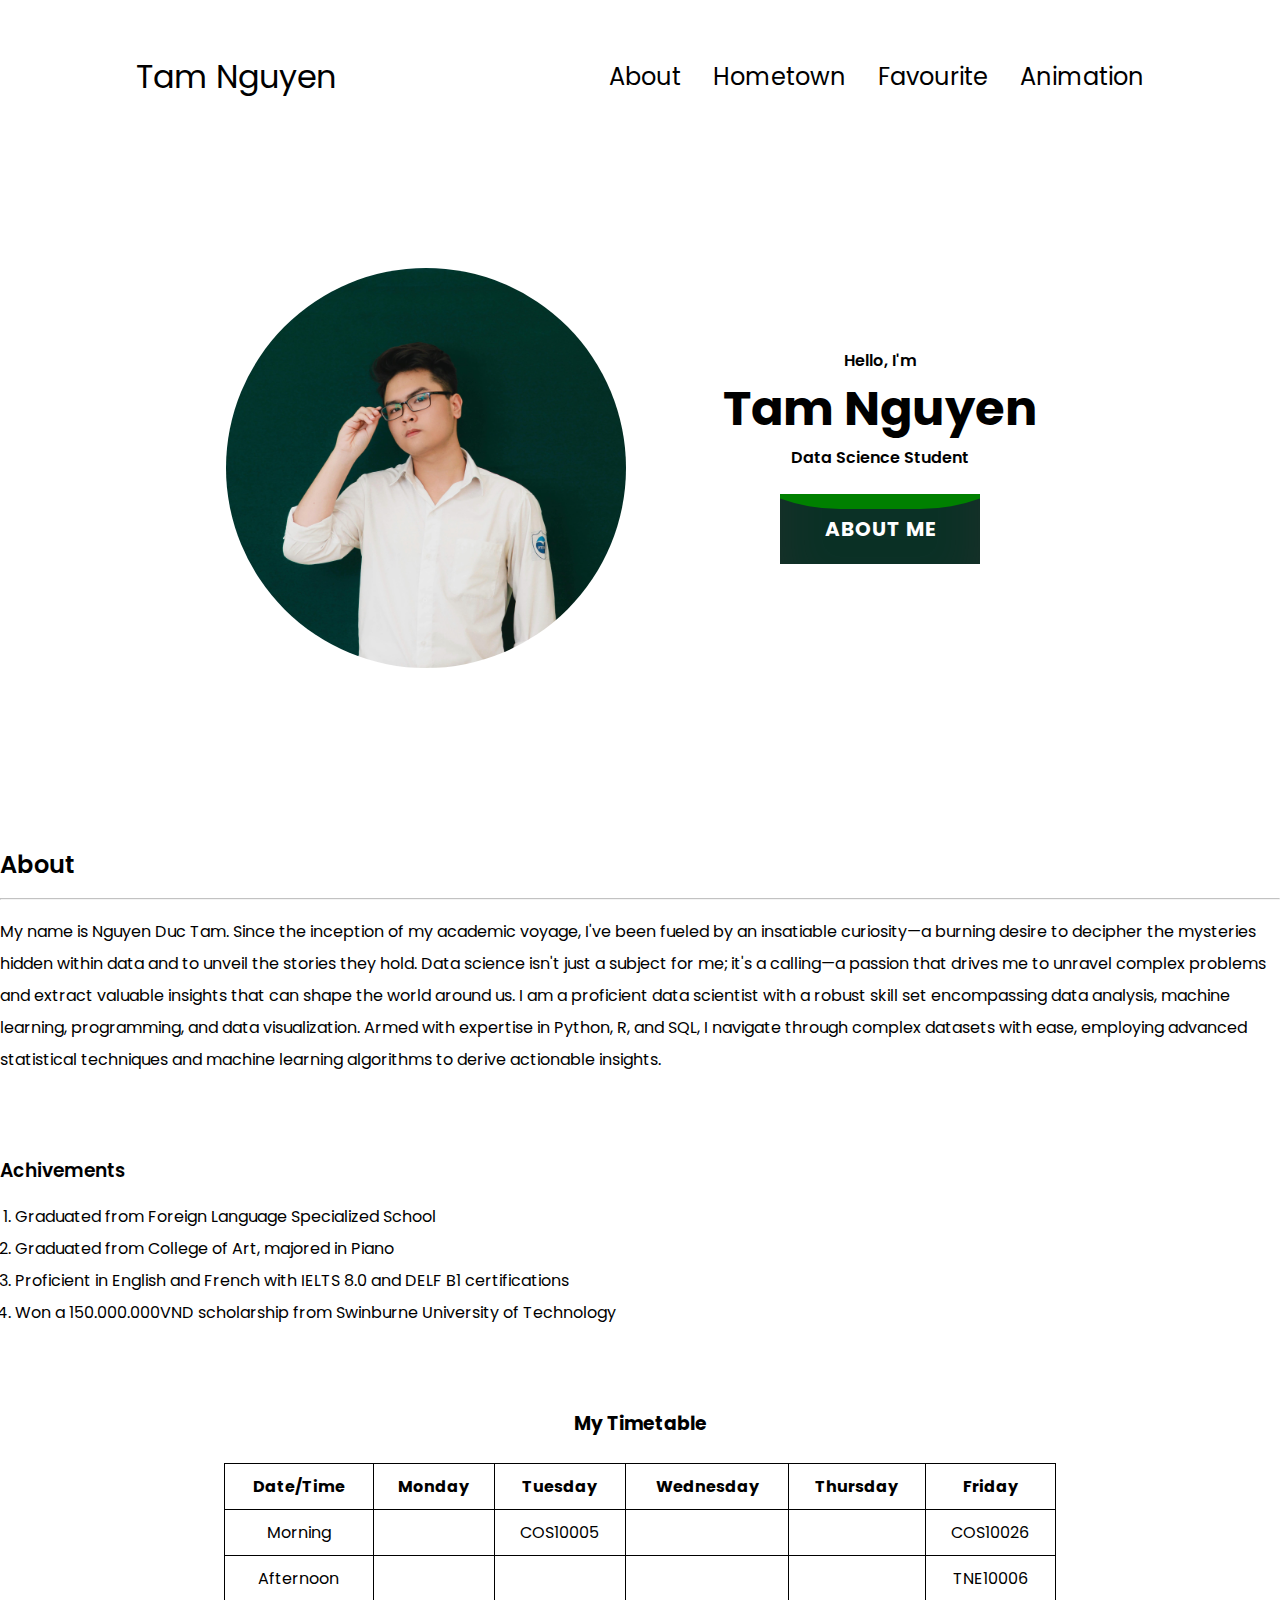
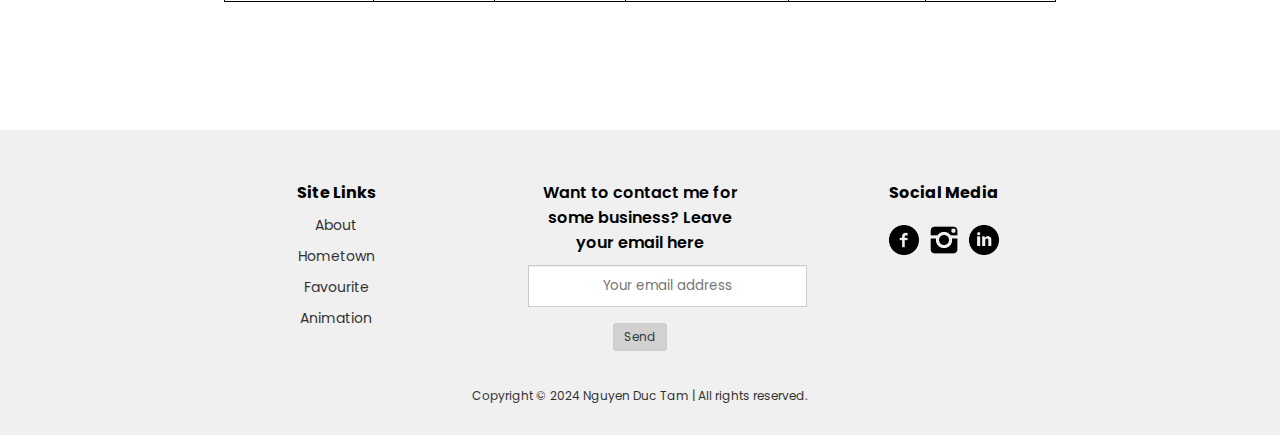
<file: wd_assign1/about.html>
<!DOCTYPE html>
<html lang="en">
<head>
    <meta charset="UTF-8">
    <meta name="viewport" content="width=device-width, initial-scale=1.0">
    <!-- Keywords and description for SEO -->
    <meta name="keywords" content="data science, data analysis, student, swinburne">
    <meta name="description" content="Welcome to Tam Nguyen's data science portfolio. Explore Tam's expertise in data analysis, machine learning, and predictive modeling. With a proven track record of leveraging data-driven insights to drive business decisions and solve complex problems, Tam's portfolio showcases a range of projects demonstrating his analytical skills and proficiency in programming languages such as Python, R, and SQL. Contact Tam today to learn how he can help you unlock the power of your data.">
    <title>About</title>
    <!-- Link to CSS file -->
    <link rel="stylesheet" href="style/desktop.css">
    <link rel="stylesheet" href="style/mobile.css">
    <!-- Link to external font -->
    <link rel="preconnect" href="https://fonts.googleapis.com">
<link rel="preconnect" href="https://fonts.gstatic.com" crossorigin>
<link href="https://fonts.googleapis.com/css2?family=Poppins:ital,wght@0,100;0,200;0,300;0,400;0,500;0,600;0,700;0,800;0,900;1,100;1,200;1,300;1,400;1,500;1,600;1,700;1,800;1,900&display=swap" rel="stylesheet">
</head>
<body>
    <header>
        <!-- Navigation menu -->
        <nav id="desktop-nav">
            <div class="logo">Tam Nguyen</div>
            <div>
                <ul class="nav-links">
                    <li><a href="about.html">About</a></li>
                    <li><a href="hometown.html">Hometown</a></li>
                    <li><a href="favourite.html">Favourite</a></li>
                    <li><a href="animation.html">Animation</a></li>
                </ul>
            </div>
        </nav>
    </header>

    <main>
        <!-- Create a banner section with picture and some introduction -->
        <section id="profile">
            <div class="ava-container">
                <img src="images/profile.jpg" alt="Avatar">
            </div>

            <div class="ava-text">
                <p class="ava-text-1">
                    Hello, I'm
                </p>
                <h1 class="my-name">Tam Nguyen</h1>
                <p class="ava-text2">Data Science Student</p>

                <div class="learn-more-btn">
                    <a href="#about-me" id="button">
                        <span>About Me</span>
                        <div class="liquid"></div>
                    </a>
                </div>
            </div>
        </section>

        <!-- More details about me -->
        <section id="about-me">

            <h2>About</h2>
            <hr>
            <p class="my-desc">My name is Nguyen Duc Tam. Since the inception of my academic voyage, I've been fueled by an insatiable curiosity—a burning desire to decipher the mysteries hidden within data and to unveil the stories they hold. Data science isn't just a subject for me; it's a calling—a passion that drives me to unravel complex problems and extract valuable insights that can shape the world around us. I am a proficient data scientist with a robust skill set encompassing data analysis, machine learning, programming, and data visualization. Armed with expertise in Python, R, and SQL, I navigate through complex datasets with ease, employing advanced statistical techniques and machine learning algorithms to derive actionable insights.</p>

            <h3>Achivements</h3>
            <ol>
                <li>Graduated from Foreign Language Specialized School</li>
                <li>Graduated from College of Art, majored in Piano</li>
                <li>Proficient in English and French with IELTS 8.0 and DELF B1 certifications</li>
                <li>Won a 150.000.000VND scholarship from Swinburne University of Technology</li>
            </ol>
            
        </section>

        <!-- Timetable at Swinburne -->
        <section id="schedule">
            <h3>
                My Timetable
            </h3>
            <table class="timetable" >
                <thead>
                    <tr>
                        <th>Date/Time</th>
                        <th>Monday</th>
                        <th>Tuesday</th>
                        <th>Wednesday</th>
                        <th>Thursday</th>
                        <th>Friday</th>
                    </tr>
                </thead>
                <tbody>
                    <tr>
                        <td>Morning</td>
                        <td></td>
                        <td>COS10005</td>
                        <td></td>
                        <td></td>
                        <td>COS10026</td>
                    </tr>

                    <tr>
                        <td>Afternoon</td>
                        <td></td>
                        <td></td>
                        <td></td>
                        <td></td>
                        <td>TNE10006</td>
                    </tr>

                </tbody>
            </table>
        </section>
    </main>

        <!-- Footer -->
        <footer>
            <!-- Divide the content into 3 columns  -->
            <div class="columns">

            <!--    Quick navigation in the first column    -->
                <div class="column1">
                    <p>
                        <strong>Site Links</strong>
                    </p>
                    <a href="about.html">About</a>
                    <a href="hometown.html">Hometown</a>
                    <a href="favourite.html">Favourite</a>
                    <a href="animation.html">Animation</a>
                </div>
        
        
            <!-- Form to fill to contact me -->
                <div class="column2">
                    <form method="post" action="https://mercury.swin.edu.au/it000000/formtest.php">
                        <label for="newsletter">Want to contact me for some business? Leave your email here</label>
                        <input type="email" name="email" id="newsletter" placeholder="Your email address">
                        <input type="submit" value="Send">
                    </form>
                </div>
        
        
            <!--   Contact info on the 3rd column     -->
            <div class="column3">
                <p>
                    <strong>Social Media</strong>
                </p>
                <div class="icon">
                    <p><a href="https://www.facebook.com" target="_blank"> 
                        <img src="images/social-fb.gif" alt="Facebook">
                    </a></p>
                    
                    <p><a href="https://www.instagram.com" target="_blank">
                        <img src="images/social-instagram.gif" alt="Instagram">
                    </a></p>

                    <p><a href="https://www.linkedin.com" target="_blank">
                        <img src="images/social-linkedin.gif" alt="LinkedIn">
                    </a></p>
                </div>
            </div>
        </div>    
        
        
            <!--   Copyright line at the bottom   -->
            <div class="copyright">
                <p>Copyright &copy; 2024 Nguyen Duc Tam | All rights reserved.</p>
            </div>
        </footer>

</body>
</html>
</file>
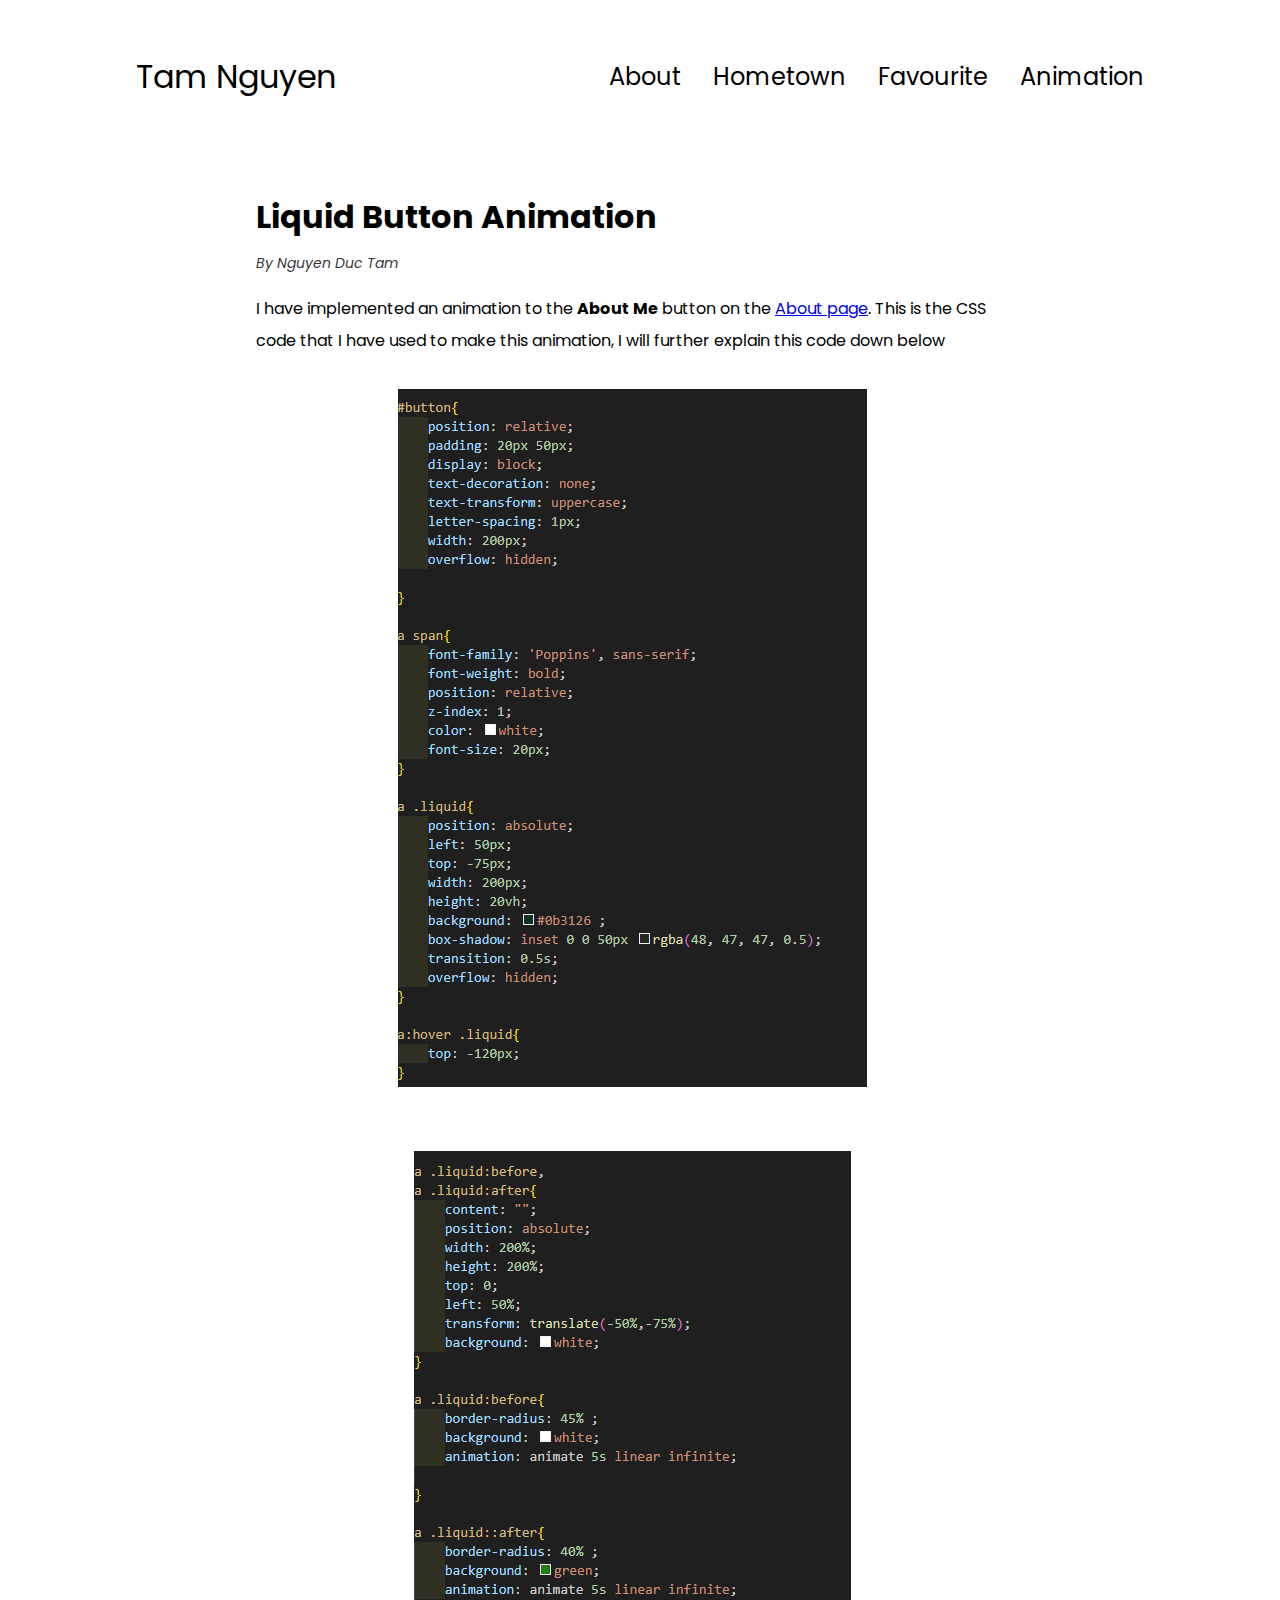
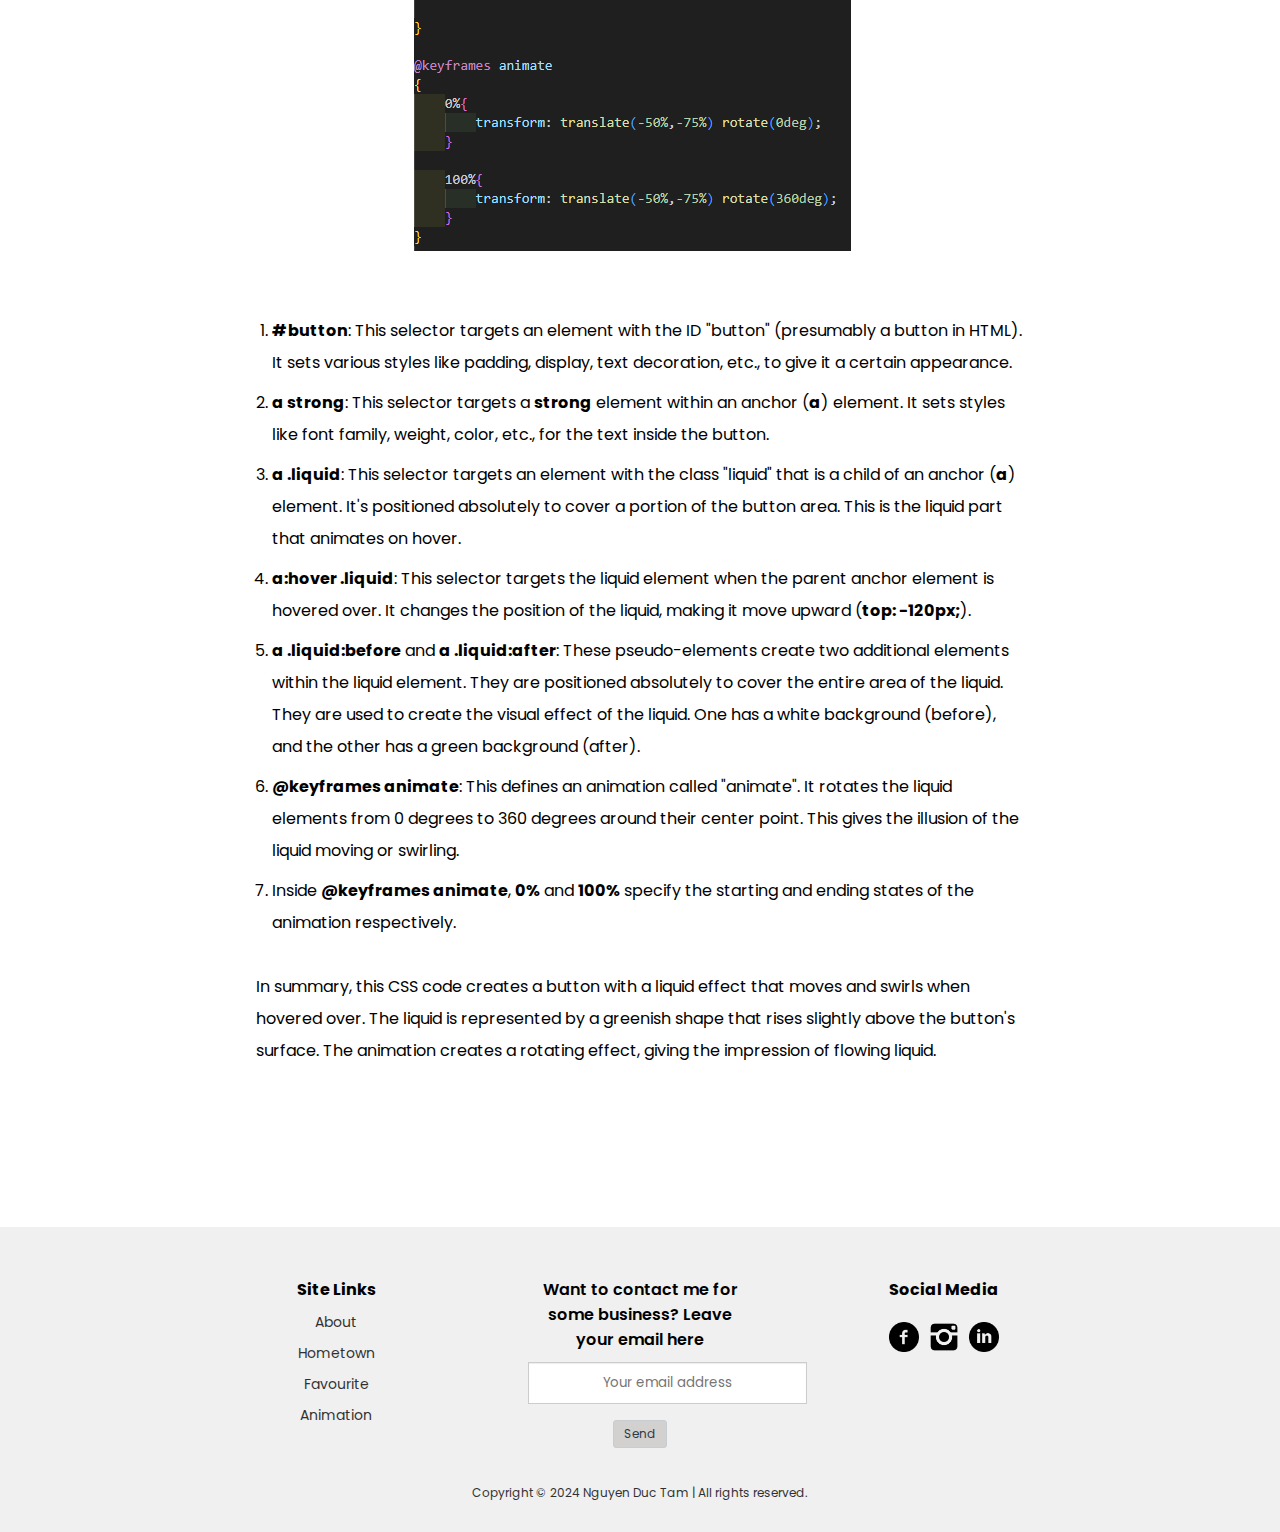
<file: wd_assign1/animation.html>
<!DOCTYPE html>
<html lang="en">
<head>
    <meta charset="UTF-8">
    <meta name="viewport" content="width=device-width, initial-scale=1.0">
    <title>Liquid Button Animation</title>
    <link rel="stylesheet" href="style/desktop.css">
    <link rel="stylesheet" href="style/mobile.css">
    <link rel="preconnect" href="https://fonts.googleapis.com">
<link rel="preconnect" href="https://fonts.gstatic.com" crossorigin>
<link href="https://fonts.googleapis.com/css2?family=Poppins:ital,wght@0,100;0,200;0,300;0,400;0,500;0,600;0,700;0,800;0,900;1,100;1,200;1,300;1,400;1,500;1,600;1,700;1,800;1,900&display=swap" rel="stylesheet">
</head>
<body>
    <header>
        
        <nav id="desktop-nav">
            <div class="logo">Tam Nguyen</div>
            <div>
                <ul class="nav-links">
                    <li><a href="about.html">About</a></li>
                    <li><a href="hometown.html">Hometown</a></li>
                    <li><a href="favourite.html">Favourite</a></li>
                    <li><a href="animation.html">Animation</a></li>
                </ul>
            </div>
        </nav>
    
    
    </header>

    <main>
        <article>
            <h1 class="heading">Liquid Button Animation</h1>
            <p class="author">By Nguyen Duc Tam</p>
            <p>I have implemented an animation to the <strong>About Me</strong> button on the <a href="about.html">About page</a>. This is the CSS code that I have used to make this animation, I will further explain this code down below </p>

            <div id="captures">
                <img src="images/screenshot1.png" alt="Screenshot1">
                <img src="images/screenshot2.png" alt="screenshot2">
            </div>

            <ol id="code-explain">
                <li><strong>#button</strong>: This selector targets an element with the ID "button" (presumably a button in HTML). It sets various styles like padding, display, text decoration, etc., to give it a certain appearance.</li>
                <li><strong>a strong</strong>: This selector targets a <strong>strong</strong> element within an anchor (<strong>a</strong>) element. It sets styles like font family, weight, color, etc., for the text inside the button.</li>
                <li><strong>a .liquid</strong>: This selector targets an element with the class "liquid" that is a child of an anchor (<strong>a</strong>) element. It's positioned absolutely to cover a portion of the button area. This is the liquid part that animates on hover.</li>
                <li><strong>a:hover .liquid</strong>: This selector targets the liquid element when the parent anchor element is hovered over. It changes the position of the liquid, making it move upward (<strong>top: -120px;</strong>).</li>
                <li><strong>a .liquid:before</strong> and <strong>a .liquid:after</strong>: These pseudo-elements create two additional elements within the liquid element. They are positioned absolutely to cover the entire area of the liquid. They are used to create the visual effect of the liquid. One has a white background (before), and the other has a green background (after).</li>
                <li><strong>@keyframes animate</strong>: This defines an animation called "animate". It rotates the liquid elements from 0 degrees to 360 degrees around their center point. This gives the illusion of the liquid moving or swirling.</li>
                <li>Inside <strong>@keyframes animate</strong>, <strong>0%</strong> and <strong>100%</strong> specify the starting and ending states of the animation respectively.</li>
            </ol>
            
            <p>In summary, this CSS code creates a button with a liquid effect that moves and swirls when hovered over. The liquid is represented by a greenish shape that rises slightly above the button's surface. The animation creates a rotating effect, giving the impression of flowing liquid.</p>

        </article>
    </main>

        <!-- Footer -->
        <footer>
            <!-- Divide the content into 3 columns  -->
            <div class="columns">
        
                <!--  Place company logo in the first column     -->
                <div class="column1">
                    <p>
                        <strong>Site Links</strong>
                    </p>
                    <a href="about.html">About</a>
                    <a href="hometown.html">Hometown</a>
                    <a href="favourite.html">Favourite</a>
                    <a href="animation.html">Animation</a>
                </div>
        
        
                <!--    Quick navigation in the 2nd column    -->
                <div class="column2">
                    <form method="post" action="https://mercury.swin.edu.au/it000000/formtest.php">
                        <label for="newsletter">Want to contact me for some business? Leave your email here</label>
                        <input type="email" name="email" id="newsletter" placeholder="Your email address">
                        <input type="submit" value="Send">
                    </form>
                </div>
        
        
            <!--   Contact info on the 3rd column     -->
            <div class="column3">
                <p>
                    <strong>Social Media</strong>
                </p>
                <div class="icon">
                    <p><a href="https://www.facebook.com" target="_blank"> 
                        <img src="images/social-fb.gif" alt="Facebook">
                    </a></p>
                    
                    <p><a href="https://www.instagram.com" target="_blank">
                        <img src="images/social-instagram.gif" alt="Instagram">
                    </a></p>

                    <p><a href="https://www.linkedin.com" target="_blank">
                        <img src="images/social-linkedin.gif" alt="LinkedIn">
                    </a></p>
                </div>
            </div>
        </div>    
        
        
            <!--   Copyright line at the bottom   -->
            <div class="copyright">
                <p>Copyright &copy; 2024 Nguyen Duc Tam | All rights reserved.</p>
            </div>
        </footer>
</file>
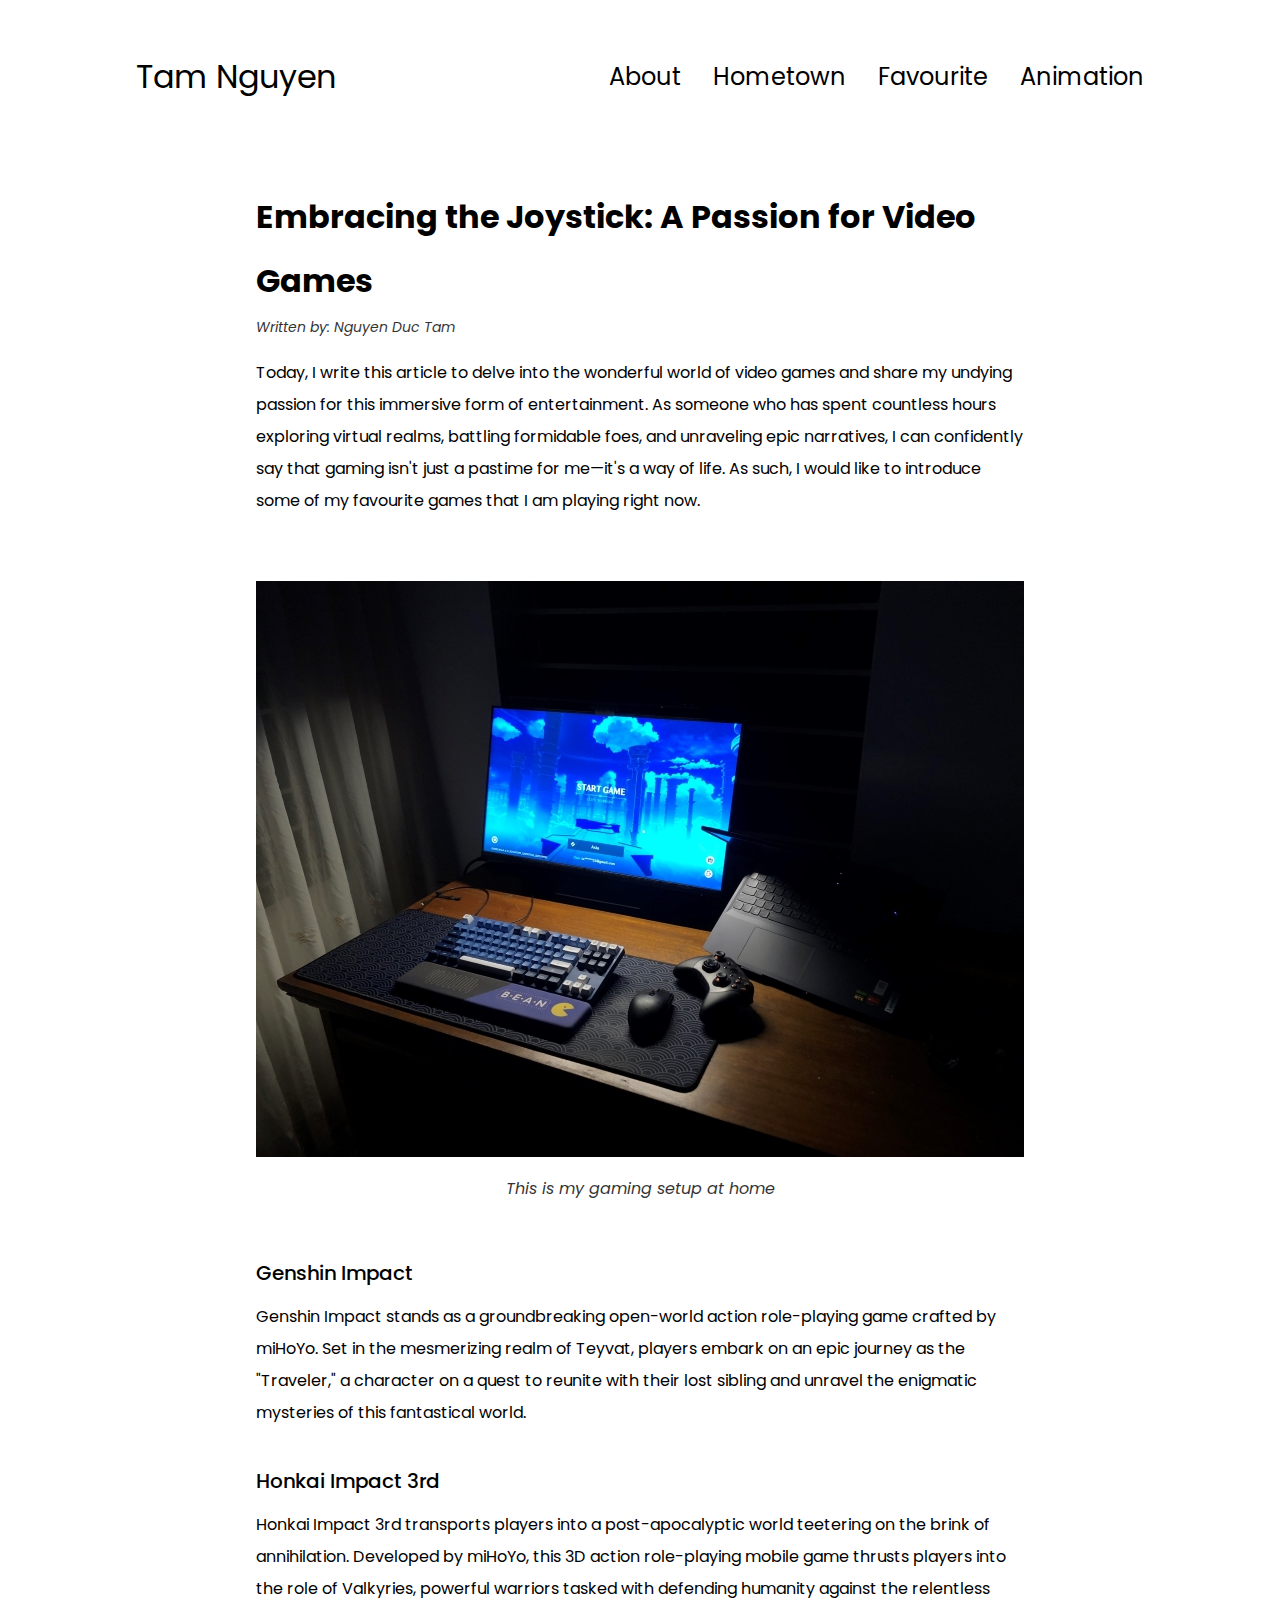
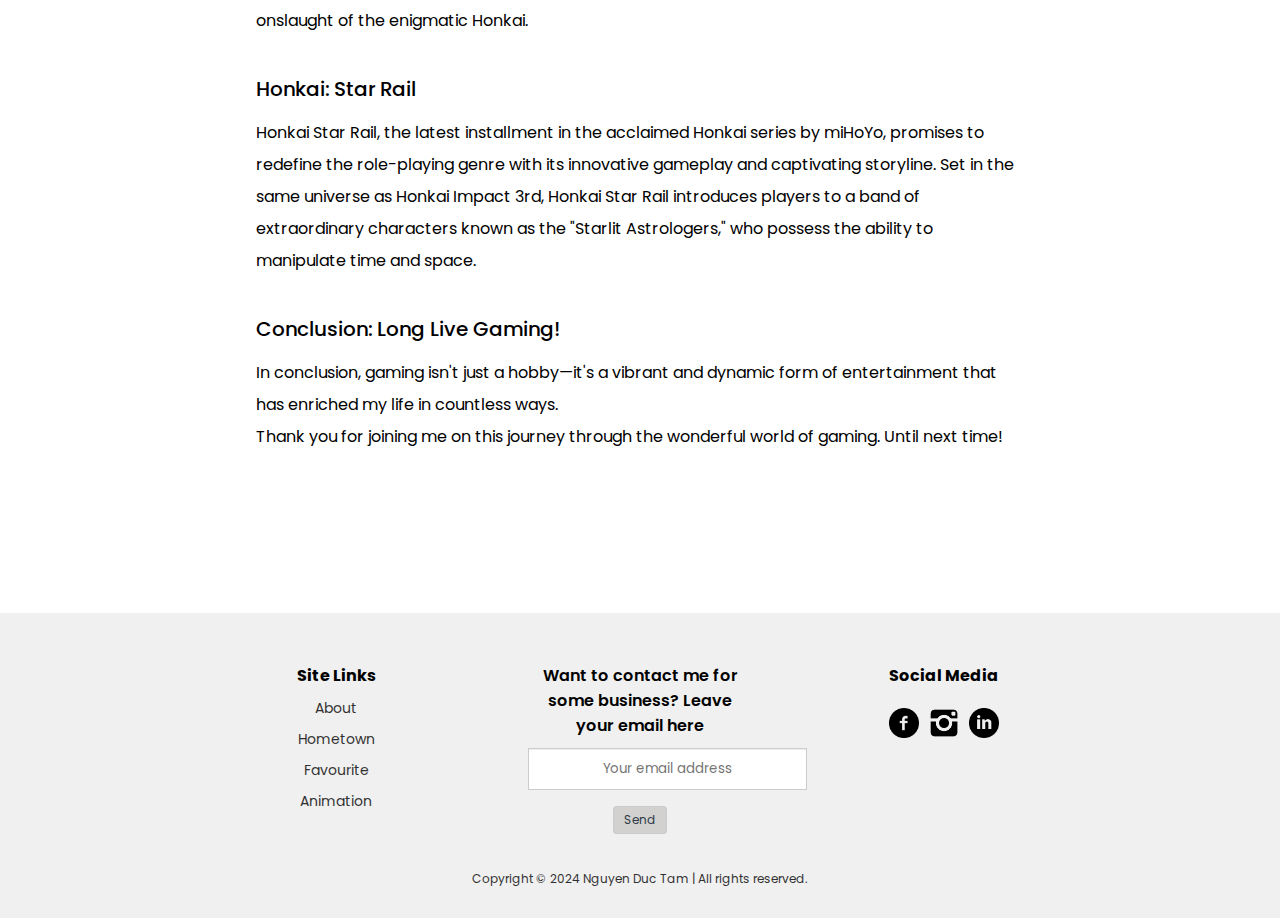
<file: wd_assign1/favourite.html>
<!DOCTYPE html>
<html lang="en">
<head>
    <meta charset="UTF-8">
    <meta name="viewport" content="width=device-width, initial-scale=1.0">
    <title>Favourite</title>
    <!-- Link the html to CSS sheets -->
    <link rel="stylesheet" href="style/desktop.css">
    <link rel="stylesheet" href="style/mobile.css">
    <!-- Link to external font -->
    <link rel="preconnect" href="https://fonts.googleapis.com">
<link rel="preconnect" href="https://fonts.gstatic.com" crossorigin>
<link href="https://fonts.googleapis.com/css2?family=Poppins:ital,wght@0,100;0,200;0,300;0,400;0,500;0,600;0,700;0,800;0,900;1,100;1,200;1,300;1,400;1,500;1,600;1,700;1,800;1,900&display=swap" rel="stylesheet">
</head>
<body>
    <header>
        <!-- Navigation menu -->
        <nav id="desktop-nav">
            <div class="logo">Tam Nguyen</div>
            <div>
                <ul class="nav-links">
                    <li><a href="about.html">About</a></li>
                    <li><a href="hometown.html">Hometown</a></li>
                    <li><a href="favourite.html">Favourite</a></li>
                    <li><a href="animation.html">Animation</a></li>
                </ul>
            </div>
        </nav>
    </header>

    <main>
        <!-- Start of the article -->
        <article>
                <h1 class="heading">Embracing the Joystick: A Passion for Video Games</h1>
                <p class="author">Written by: Nguyen Duc Tam</p>
                <p>Today, I write this article to delve into the wonderful world of video games and share my undying passion for this immersive form of entertainment. As someone who has spent countless hours exploring virtual realms, battling formidable foes, and unraveling epic narratives, I can confidently say that gaming isn't just a pastime for me—it's a way of life. As such, I would like to introduce some of my favourite games that I am playing right now.</p>
            
                <!-- An image with figcaption to describe -->
            <figure>
                <img src="images/gaming.jpg" alt="My gaming setup">
                <figcaption>
                    <p>This is my gaming setup at home</p>
                </figcaption>
            </figure>
            
                <!-- Divide the paragraphs into section for easy accessibility -->
            <section>
                <h2>Genshin Impact </h2>
                <p>Genshin Impact stands as a groundbreaking open-world action role-playing game crafted by miHoYo. Set in the mesmerizing realm of Teyvat, players embark on an epic journey as the "Traveler," a character on a quest to reunite with their lost sibling and unravel the enigmatic mysteries of this fantastical world.</p>
            </section>

            <section>
                <h2>Honkai Impact 3rd </h2>
                <p>Honkai Impact 3rd transports players into a post-apocalyptic world teetering on the brink of annihilation. Developed by miHoYo, this 3D action role-playing mobile game thrusts players into the role of Valkyries, powerful warriors tasked with defending humanity against the relentless onslaught of the enigmatic Honkai.</p>
            </section>

            <section>
                <h2>Honkai: Star Rail </h2>
                <p>Honkai Star Rail, the latest installment in the acclaimed Honkai series by miHoYo, promises to redefine the role-playing genre with its innovative gameplay and captivating storyline. Set in the same universe as Honkai Impact 3rd, Honkai Star Rail introduces players to a band of extraordinary characters known as the "Starlit Astrologers," who possess the ability to manipulate time and space.</p>
            </section>

            <section>
                <h2>Conclusion: Long Live Gaming! </h2>
                <p>In conclusion, gaming isn't just a hobby—it's a vibrant and dynamic form of entertainment that has enriched my life in countless ways.</p>
                <p>Thank you for joining me on this journey through the wonderful world of gaming. Until next time!
            </section>
        </article>
    </main>

        <!-- Footer -->
        <footer>
            <!-- Divide the content into 3 columns  -->
            <div class="columns">
        
                <!--  Quick navigation on the 1st column     -->
                <div class="column1">
                    <p>
                        <strong>Site Links</strong>
                    </p>
                    <a href="about.html">About</a>
                    <a href="hometown.html">Hometown</a>
                    <a href="favourite.html">Favourite</a>
                    <a href="animation.html">Animation</a>
                </div>
        
        
                <!--    Quick navigation in the 2nd column    -->
                <div class="column2">
                    <form method="post" action="https://mercury.swin.edu.au/it000000/formtest.php">
                        <label for="newsletter">Want to contact me for some business? Leave your email here</label>
                        <input type="email" name="email" id="newsletter" placeholder="Your email address">
                        <input type="submit" value="Send">
                    </form>
                </div>
        
        
            <!--   Contact info on the 3rd column     -->
            <div class="column3">
                <p>
                    <strong>Social Media</strong>
                </p>
                <div class="icon">
                    <p><a href="https://www.facebook.com" target="_blank"> 
                        <img src="images/social-fb.gif" alt="Facebook">
                    </a></p>
                    
                    <p><a href="https://www.instagram.com" target="_blank">
                        <img src="images/social-instagram.gif" alt="Instagram">
                    </a></p>

                    <p><a href="https://www.linkedin.com" target="_blank">
                        <img src="images/social-linkedin.gif" alt="LinkedIn">
                    </a></p>
                </div>
            </div>
        </div>    
        
        
            <!--   Copyright line at the bottom   -->
            <div class="copyright">
                <p>Copyright &copy; 2024 Nguyen Duc Tam | All rights reserved.</p>
            </div>
        </footer>
</file>
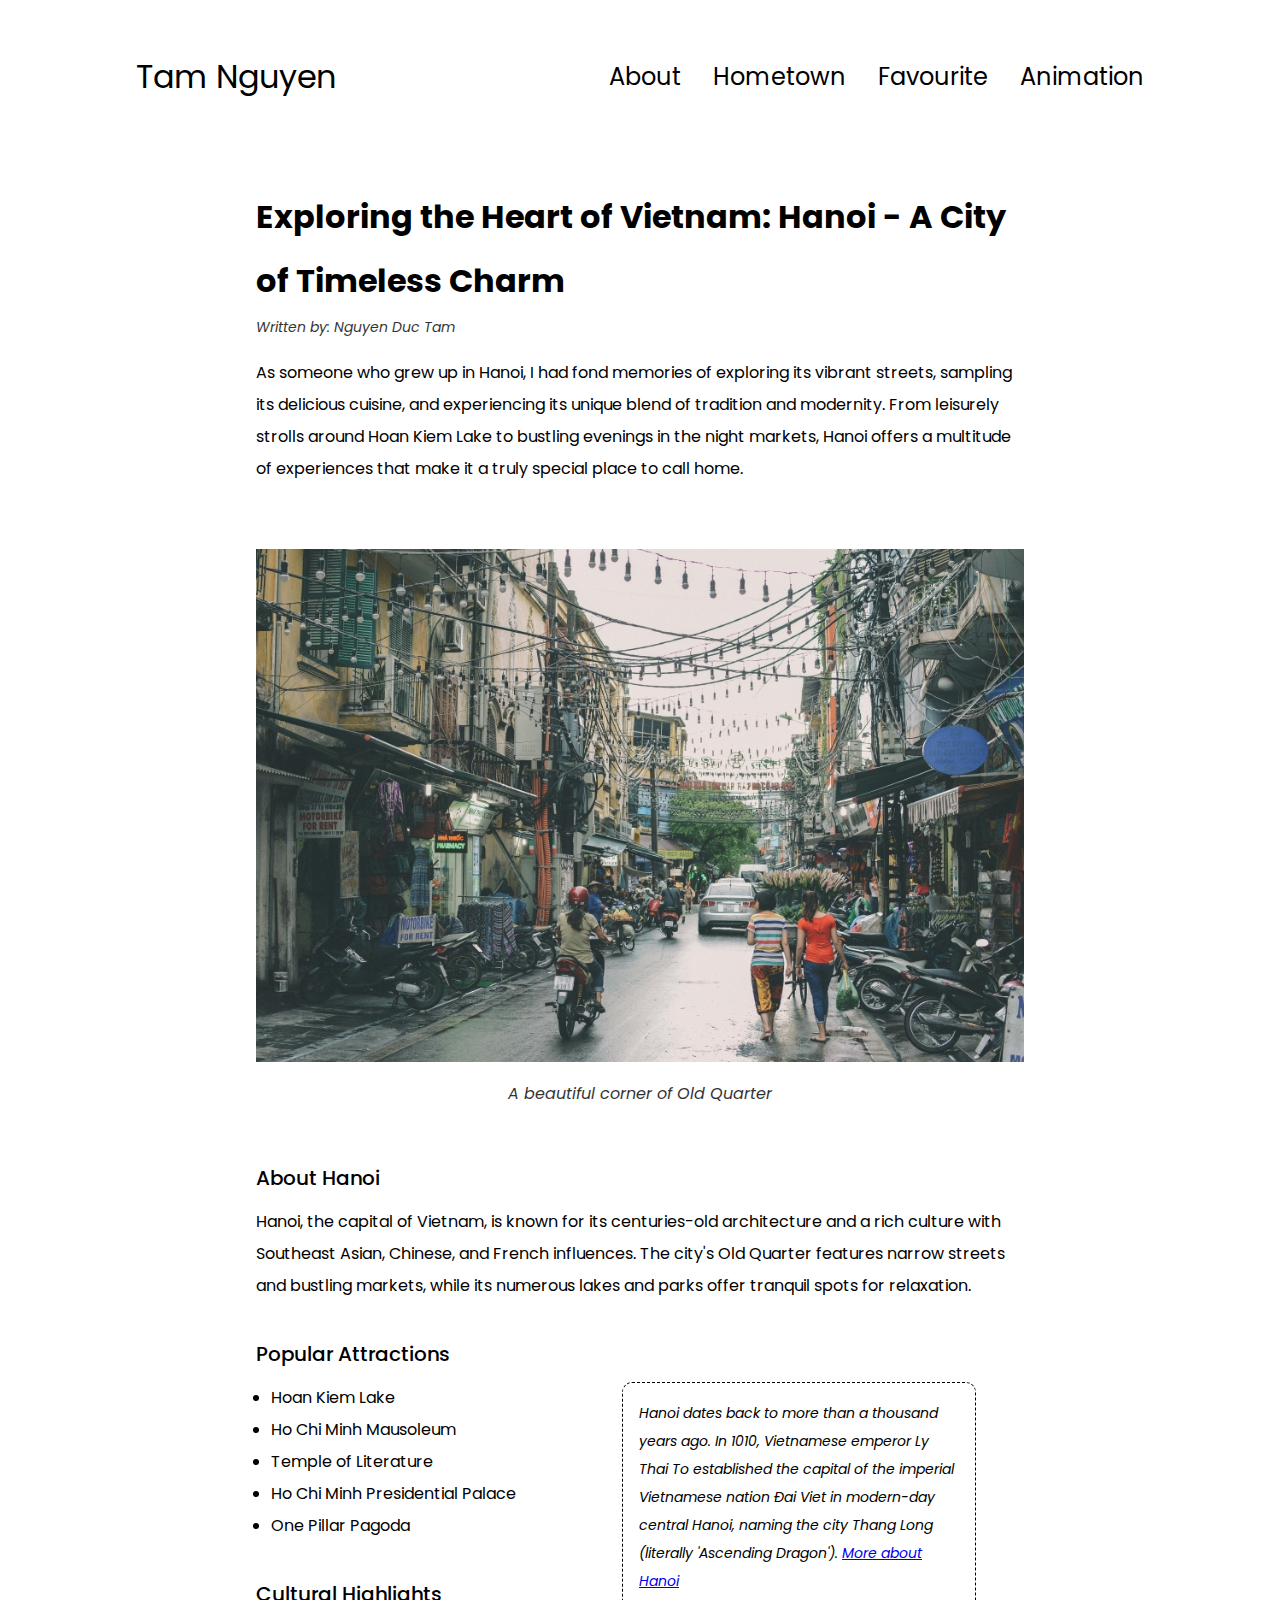
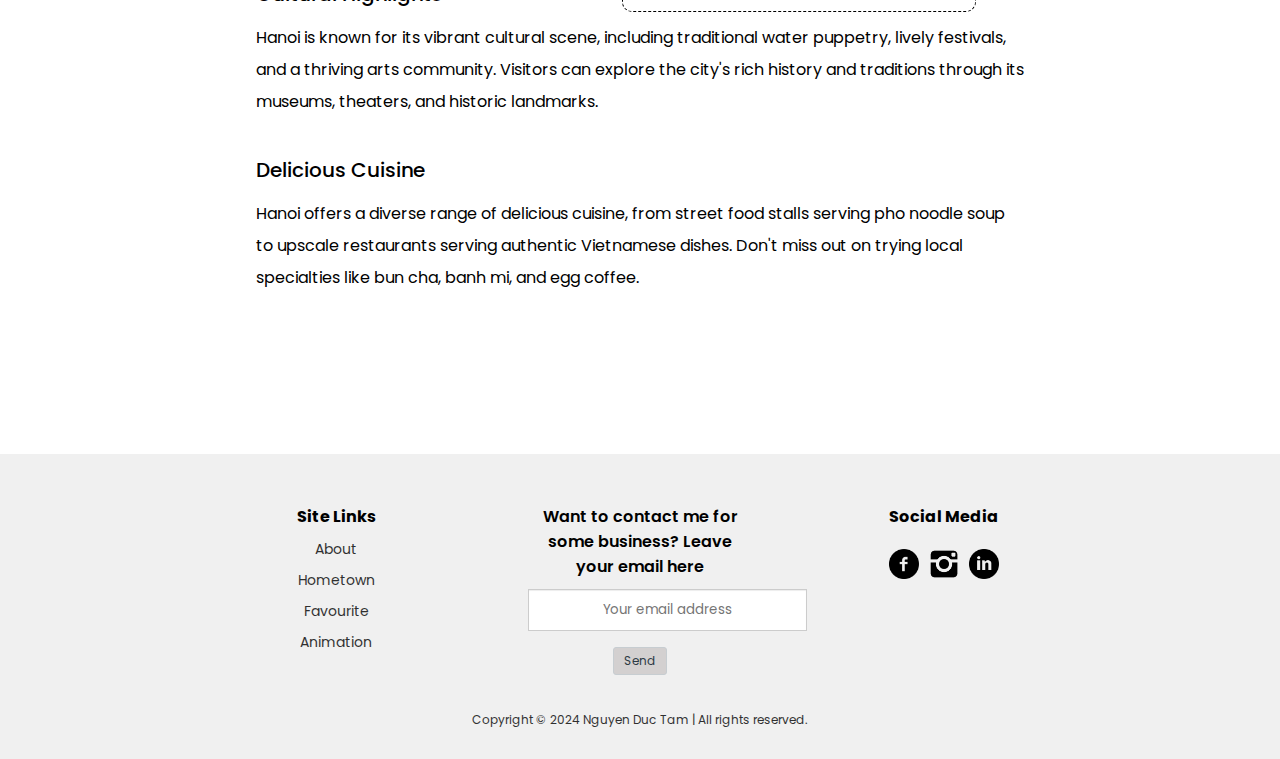
<file: wd_assign1/hometown.html>
<!DOCTYPE html>
<html lang="en">
<head>
    <meta charset="UTF-8">
    <meta name="viewport" content="width=device-width, initial-scale=1.0">
    <title>Hometown</title>
    <!-- Link the html to CSS sheets -->
    <link rel="stylesheet" href="style/desktop.css">
    <link rel="stylesheet" href="style/mobile.css">
    <!-- Link to external font -->
    <link rel="preconnect" href="https://fonts.googleapis.com">
<link rel="preconnect" href="https://fonts.gstatic.com" crossorigin>
<link href="https://fonts.googleapis.com/css2?family=Poppins:ital,wght@0,100;0,200;0,300;0,400;0,500;0,600;0,700;0,800;0,900;1,100;1,200;1,300;1,400;1,500;1,600;1,700;1,800;1,900&display=swap" rel="stylesheet">
</head>
<body>
    <header>
        <!-- Navigation menu -->
        <nav id="desktop-nav">
            <div class="logo">Tam Nguyen</div>
            <div>
                <ul class="nav-links">
                    <li><a href="about.html">About</a></li>
                    <li><a href="hometown.html">Hometown</a></li>
                    <li><a href="favourite.html">Favourite</a></li>
                    <li><a href="animation.html">Animation</a></li>
                </ul>
            </div>
        </nav>
    </header>

    <main>
        <!-- Start of the article -->
        <article>
            <h1 class="heading">Exploring the Heart of Vietnam: Hanoi - A City of Timeless Charm</h1>
            <p class="author">Written by: Nguyen Duc Tam</p>
            <p>As someone who grew up in Hanoi,  I had fond memories of exploring its vibrant streets, sampling its delicious cuisine, and experiencing its unique blend of tradition and modernity. From leisurely strolls around Hoan Kiem Lake to bustling evenings in the night markets, Hanoi offers a multitude of experiences that make it a truly special place to call home.</p>
        
        <!-- A picture with figcaption -->
            <figure>
                <img src="images/hanoi.jpg" alt="Hanoi">
                <figcaption>
                    <p>A beautiful corner of Old Quarter</p>
                </figcaption>
            </figure>
        
        <!-- Divide paragraphs into sections -->
            <section>
                <h2>About Hanoi</h2>
                <p>Hanoi, the capital of Vietnam, is known for its centuries-old architecture and a rich culture with Southeast Asian, Chinese, and French influences. The city's Old Quarter features narrow streets and bustling markets, while its numerous lakes and parks offer tranquil spots for relaxation.</p>
            </section>

            <!-- Aside element with external link -->
            <aside id="trivia">
                <p>
                    Hanoi dates back to more than a thousand years ago. In 1010, Vietnamese emperor Ly Thai To established the capital of the imperial Vietnamese nation Đai Viet in modern-day central Hanoi, naming the city Thang Long (literally 'Ascending Dragon'). <a href="https://en.wikipedia.org/wiki/Hanoi" target="_blank">More about Hanoi</a>
                </p>
            </aside>

            <section id="attractions">
                <h2>Popular Attractions</h2>
                <ul>
                    <li>Hoan Kiem Lake</li>
                    <li>Ho Chi Minh Mausoleum</li>
                    <li>Temple of Literature</li>
                    <li>Ho Chi Minh Presidential Palace</li>
                    <li>One Pillar Pagoda</li>
                </ul>
            </section>
            <section>
                <h2>Cultural Highlights</h2>
                <p>Hanoi is known for its vibrant cultural scene, including traditional water puppetry, lively festivals, and a thriving arts community. Visitors can explore the city's rich history and traditions through its museums, theaters, and historic landmarks.</p>
            </section>
            <section>
                <h2>Delicious Cuisine</h2>
                <p>Hanoi offers a diverse range of delicious cuisine, from street food stalls serving pho noodle soup to upscale restaurants serving authentic Vietnamese dishes. Don't miss out on trying local specialties like bun cha, banh mi, and egg coffee.</p>
            </section>
        </article>
        
    </main>

        <!-- Footer -->
        <footer>
            <!-- Divide the content into 3 columns  -->
            <div class="columns">
        
                <!--  Quick navigation on the first column     -->
                <div class="column1">
                    <p>
                        <strong>Site Links</strong>
                    </p>
                    <a href="about.html">About</a>
                    <a href="hometown.html">Hometown</a>
                    <a href="favourite.html">Favourite</a>
                    <a href="animation.html">Animation</a>
                </div>
        
        
            <!-- Form to fill to contact me -->
                <div class="column2">
                    <form method="post" action="https://mercury.swin.edu.au/it000000/formtest.php">
                        <label for="newsletter">Want to contact me for some business? Leave your email here</label>
                        <input type="email" name="email" id="newsletter" placeholder="Your email address">
                        <input type="submit" value="Send">
                    </form>
                </div>
        
        
            <!--   Contact info on the 3rd column     -->
            <div class="column3">
                <p>
                    <strong>Social Media</strong>
                </p>
                <div class="icon">
                    <p><a href="https://www.facebook.com" target="_blank"> 
                        <img src="images/social-fb.gif" alt="Facebook">
                    </a></p>
                    
                    <p><a href="https://www.instagram.com" target="_blank">
                        <img src="images/social-instagram.gif" alt="Instagram">
                    </a></p>

                    <p><a href="https://www.linkedin.com" target="_blank">
                        <img src="images/social-linkedin.gif" alt="LinkedIn">
                    </a></p>
                </div>
            </div>
        </div>    
        
        
            <!--   Copyright line at the bottom   -->
            <div class="copyright">
                <p>Copyright &copy; 2024 Nguyen Duc Tam | All rights reserved.</p>
            </div>
        </footer>

</body>
</file>
<file: wd_assign1/style/desktop.css>
/* General */

*{
    margin: 0;
    padding: 0;
    font-family: 'Poppins', sans-serif;
}

html{
    scroll-behavior: smooth;
}

a, .btn{
    transition: all 300ms ease;
}

/* ============= HEADER STYLES ============= */

#desktop-nav, .nav-links {
    display: flex;
}

/* Make the nav stay on 1 line */
#desktop-nav{
    justify-content: space-around;
    align-items: center;
    height: 17vh;
}

.nav-links{
    gap: 2rem;
    list-style: none;
    font-size: 1.5rem;
}

.nav-links a {
    color: black;
    text-decoration: none;
    text-decoration-color: black ;
}

/* Hover animation */
.nav-links a:hover{
    color: green;
    text-decoration: underline;
    text-underline-offset: 1rem;
    text-decoration-color: rgb(2, 126, 2) ;
}

#desktop-nav .logo {
    font-size: 2rem;
    color: black;
}

#desktop-nav .logo:hover{
    cursor:default
}

/* ============= ABOUT PAGE STYLES ============= */

/* Banner */

/* Set the dimension */
#profile{
    display: flex;
    justify-content: center;
    gap: 5rem;
    height: 70vh;
}

/* Place the avatar appropriately */
.ava-container {
    display: flex;
    height: 400px;
    width: 400px;
    margin: auto 0;
}

.ava-text {
    align-self: center;
    text-align: center;
}

.ava-text p {
    font-weight: 600;
}

.ava-text1 {
    text-align: center;
    font-size: 1.75rem;
    margin-bottom: 1rem;
}


.my-name{
    font-size: 3rem;
    text-align: center;
}

.ava-container img{
    border-radius: 50%;
    height: 400px;
    width: 400px;
}

/* Position the button */
.learn-more-btn{
    margin: 1.5rem;
    display: flex;
    justify-content: center;
    align-items: center;
}

/* CSS button animation */

#button{
    position: relative;
    padding: 20px 50px;
    display: block;
    text-decoration: none;
    text-transform: uppercase;
    letter-spacing: 1px;
    width: 200px;
    overflow: hidden;

}

a span{
    font-family: 'Poppins', sans-serif;
    font-weight: bold;
    position: relative;
    z-index: 1;
    color: white;
    font-size: 20px;
}

/* Add liquid animation */
a .liquid{
    position: absolute;
    left: 50px;
    top: -75px;
    width: 200px;
    height: 20vh;
    background: #0b3126 ;
    box-shadow: inset 0 0 50px rgba(48, 47, 47, 0.5);
    transition: 0.5s;
    overflow: hidden;
}

a:hover .liquid{
    top: -120px;
}

a .liquid:before,
a .liquid:after{
    content: "";
    position: absolute;
    width: 200%;
    height: 200%;
    top: 0;
    left: 50%;
    transform: translate(-50%,-75%);
    background: white;
}

a .liquid:before{
    border-radius: 45% ;
    background: white;
    animation: animate 5s linear infinite;

}

a .liquid::after{
    border-radius: 40% ;
    background: green;
    animation: animate 5s linear infinite;

}

/* The animation  */
@keyframes animate 
{
    0%{
        transform: translate(-50%,-75%) rotate(0deg);
    }

    100%{
        transform: translate(-50%,-75%) rotate(360deg);
    }
}


/* About me */

/* Positioning */
#about-me{
    max-width: 1300px;
    margin-top: 64px;
    margin-bottom: 5rem;
    margin-left: auto;
    margin-right: auto;
}

/* Font styles */
#about-me h2{
    margin-bottom: 1rem ;
    font-weight: 600;
}

#about-me h3{
    margin-top: 5rem;
    margin-bottom: 1rem ;
    font-weight: 600;
}

#about-me hr{
    margin-bottom: 1rem;
    opacity: 0.6;
}

#about-me p{
    line-height: 2;
    font-size: 1rem;
}

/* Position the list in the right place */
#about-me ol{
    margin-left: 15px;
}

#about-me li{
    line-height: 2;
    font-size: 1rem;
}

/* Timetable styles */
#schedule{
    display: flex;
    flex-direction: column;
    justify-content: center;
    align-items: center;
}

.timetable {
    /* Styles to the table */
    margin-top: 25px;
    width: 65%;
    border: 1px solid #000; /* Add border to the table */
    border-collapse: collapse;
}

.timetable th,
.timetable td {
    /* Styles of table cells: padding, text aligning and border */
    padding: 10px;
    font-size: 1rem;
    text-align: center;
    border: 1px solid #000; /* Add border to table cells */
}


/* ============= HOMETOWN AND FAVORITE PAGES STYLES ============= */

/* General article styles */
article{
    display: block;
    align-items: center;
    width: 60%;
    margin: 2rem auto;
    line-height: 2;
}

/* Font styles */
article p{
    font-size: 1rem;
}

.heading{
    font-size: 2rem;
}
.author{
    font-style: italic;
    opacity: 0.8;
    margin-bottom: 1rem;
    font-size: 14px;
}

article h2{
    font-weight: 500;
    font-size: 1.25rem;
    margin-bottom: 0.5rem ;
}

article section{
    margin-bottom: 2rem;
}

/* Images styles */
figure img {
    max-width: 100%;
    height: auto;
    display: block;
    margin: 3rem auto;
    padding: 1rem 0;
    margin-bottom: 0;
}

#attractions li{
    margin-left: 15px;
}

/* Style the <aside> element */
#trivia {
    width: 25vw;
    float: right;
    text-align: left;
    padding: 1rem;
    border: 1px dashed black;
    border-radius: 10px;
    margin: 3rem 3rem 0 0;
}

#trivia p{
    font-size: 14px;
    font-style: italic;
}

/* Figcaption style */
figcaption{
    text-align: center;
    opacity: 0.8;
    font-style: italic;
    font-size: 0.9rem;
    margin-bottom: 3rem;
}

/* ============= ANIMATION PAGE STYLES ============= */

/* Center the images */
#captures {
    display: flex;
    justify-content: center; /* Horizontally center the images */
    flex-wrap: wrap;
}

#captures img {
    margin-top: 2rem;
    margin-bottom: 2rem;
    margin-right: 1rem; /* Add some space between the images */
    max-width: 100%;
    height: auto;
}

/* Font styles */
#code-explain{
    margin: 2rem 0;
}

#code-explain li{
    margin-left: 1rem;
    margin-bottom: 0.5rem;
}



/* ============= FOOTER STYLES ============= */

/* General footer styles */
footer {
    width: 100%;
    padding: 30px 15%;
    background: #f0f0f0;
    display: inline-flex;
    flex-direction: column;
    box-sizing: border-box;
    margin-top: 8rem;
}

/* Columns display flex */
.columns {
    display: flex;
    width: 100%;
}

/* Divide the content into 3 columns */
.column1,
.column2,
.column3 {
    flex: 1;
    padding: 20px;
    display: flex;
    flex-direction: column;
    align-items: center;
}

/* Font styles */
footer div h3{
    font-weight: bold;
    margin-bottom: 30px;
}

footer div h4{
    font-weight: bold;
    letter-spacing: 0.5px;
}

/* Site links styles */
.column1 a{
    display: block;
    text-decoration: none;
    font-size: 14px;
    color: black;
    margin-bottom: 10px;
    transition: 0.5s;
    opacity: 0.8;
}

/* Links hover effect */
.column1 a:hover {
    opacity: 1;
    text-decoration: underline;
}

/* Fonts */
.column1 p, 
.column3 p,
.column2 label{
    display: block;
    text-decoration: none;
    color: black;
    margin-bottom: 10px;
    transition: 0.5s;
    text-align: center;
    font-size: 16px;
}


/* Form input styles */
.column2 input[type="email"]{
    display: block;
    margin: 10px auto;
    padding: 10px;
    border: 1px solid #ccc;
    box-shadow: inset 0 1px 1px rgba(0,0,0,.075);
    text-align: center;
}

.column2 input[type="submit"] {
    display: block;
    background: #d3d0d0;
    color: #2d3b45;
    border: 1px solid #c7cdd1;
    border-radius: 3px;
    margin: 1rem auto;
    padding: 4px 10px;
    text-align: center;
    font-size: 12px;
}

.column2 form{
    width: 80%;
}

.column2 label{
    font-weight: 600;
}

/* Column 3 position  */
.column3{
    display: flex;
    flex-direction: column;
    justify-content: flex-start;
    gap: 10px;
}

/* Icon styles */
.icon {
    display: flex;
    justify-content: center;
}

.icon img{
    height: 30px;
    margin: auto 5px;
}

/* Copyright styles */
.copyright{
    text-align: center;
    opacity: 0.8;
}

.copyright p{
    font-size: 12px;
}
</file>
<file: wd_assign1/style/mobile.css>
/* Responsive footer  */
@media only screen and (max-width: 768px) {

/* Header */
    #desktop-nav {
        display: flex;
        flex-direction: column; /* Stack items vertically */
        justify-content: center;
        align-items: center;
        height: 17vh;
    }
    
    .nav-links {
        display: flex;
        align-items: center;
        gap: 1.5rem;
        list-style: none;
        font-size: 1rem;
        margin-top: 1.5rem;
    }

    .nav-links a:hover{
        text-underline-offset: 0.5rem;
    }
    
    #desktop-nav .logo {
        font-size: 1.5rem;
    }
    

/* Homepage */
    #profile,
    .ava-container{
        display: block;
    }

    #profile {
        flex-direction: column; /* Stack items vertically */
        align-items: center; /* Center align items */
        height: auto; /* Let the height adjust automatically */
        padding: 20px; /* Add padding for spacing */
    }

    .ava-container {
        height: auto; /* Let the height adjust automatically */
        width: 80%; /* Adjust width to fit smaller screens */
        margin: 20px auto; /* Center the container */
    }

    .ava-text1,
    .my-name {
        font-size: 2rem; /* Decrease font size for smaller screens */
    }

    .ava-container img {
        height: auto; /* Let the height adjust automatically */
        width: 100%; /* Make the image fill the container */
    }



    #about-me{
        width: 80%;
    }

    #schedule{
        display: block;
        margin: auto;
        width: 80%;
        text-align: center;
    }

/* Hometown and Favourite Page */
    article{
        width: 80%;
    }
    #trivia{
        display: block;
        width: 80%;
        float: none;
        margin-bottom: 2rem;
    }

/* Animation page */
    #captures {
        flex-direction: column; /* Stack images vertically */
        align-items: center; /* Center images vertically */
    }

    #captures img{
        margin-right: 0;
        margin-top: 1rem;
        margin-bottom: 1rem;
    }


/* Footer */
    footer {
        padding: 50px 10%;
    }

    .columns {
        flex-direction: column;
    }

    .column1,
    .column2,
    .column3 {
        padding: 20px 0;
        text-align: center;
    }

    table.timetable {
        display: block;
        width: 100%;
        border-collapse: collapse;
        overflow-x: scroll;
        margin-top: 20px;
    }

}
</file>
